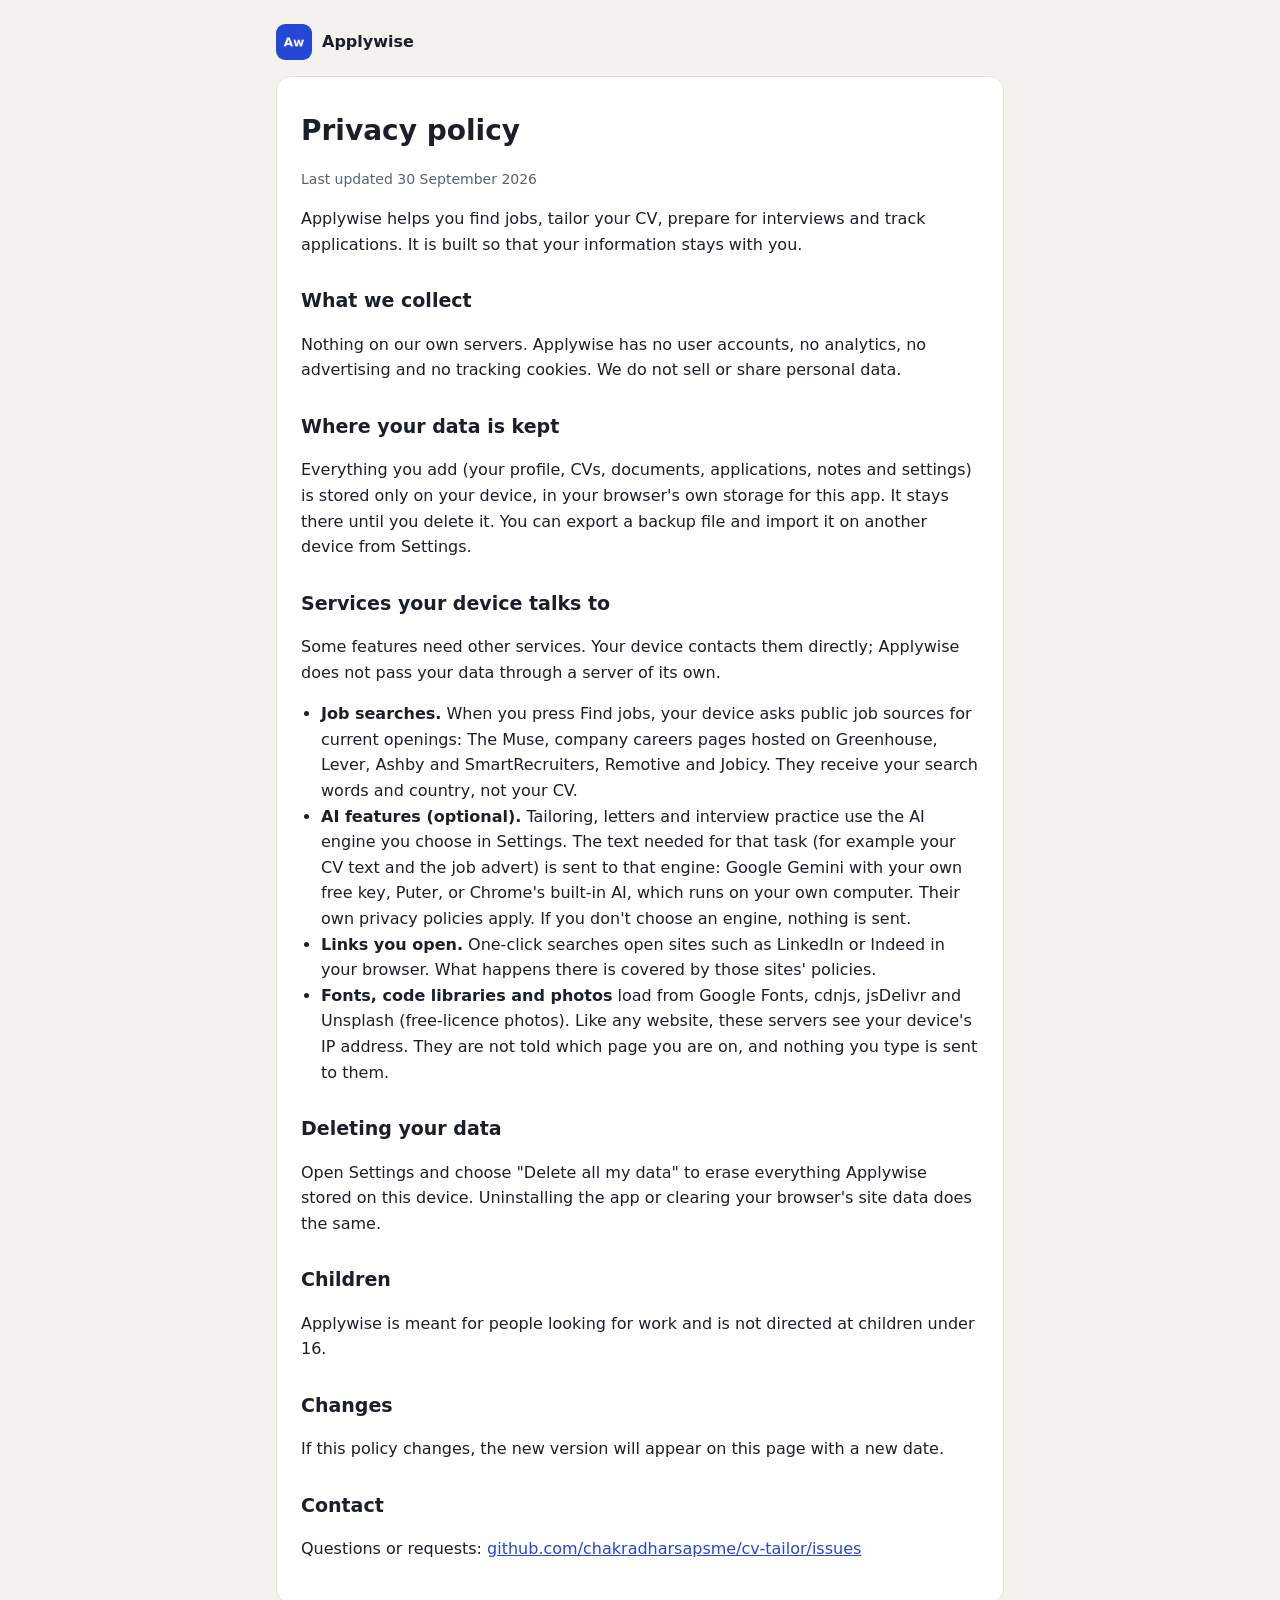
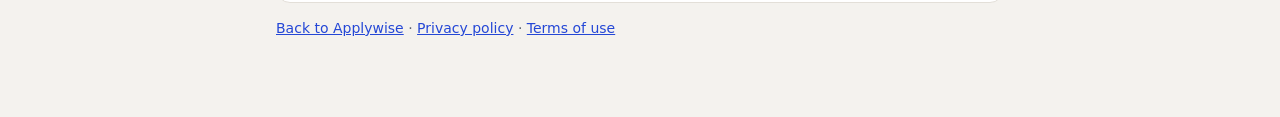
<file: privacy.html>
<!doctype html>
<html lang="en-GB">
<head>
<meta charset="utf-8">
<meta name="viewport" content="width=device-width,initial-scale=1">
<title>Privacy policy · Applywise</title>
<meta name="theme-color" content="#0F1729">
<link rel="icon" href="assets/icon-192.png">
<style>
:root{--bg:#F4F2EE;--card:#fff;--ink:#1B1F29;--muted:#5A6272;--line:#E3DFD8;--accent:#2447D6}
@media (prefers-color-scheme:dark){:root{--bg:#12151C;--card:#1B1F29;--ink:#ECEEF3;--muted:#A6ADBB;--line:#2C3240;--accent:#8FA6FF}}
*{box-sizing:border-box}body{margin:0;background:var(--bg);color:var(--ink);font:16px/1.6 system-ui,-apple-system,"Segoe UI",Roboto,sans-serif}
main{max-width:760px;margin:0 auto;padding:24px 16px 64px}.card{background:var(--card);border:1px solid var(--line);border-radius:14px;padding:24px}
h1{font-size:28px;margin:8px 0 4px}h2{font-size:19px;margin:28px 0 6px}p,li{color:var(--ink)}.muted{color:var(--muted);font-size:14px}
a{color:var(--accent)}header{display:flex;align-items:center;gap:10px;margin-bottom:16px}header img{width:36px;height:36px;border-radius:9px}
ul{padding-left:20px}
</style>
</head>
<body><main>
<header><img src="assets/icon-192.png" alt=""><strong>Applywise</strong></header>
<div class="card">
<h1>Privacy policy</h1>
<p class="muted">Last updated 30 September 2026</p>
<p>Applywise helps you find jobs, tailor your CV, prepare for interviews and track applications. It is built so that your information stays with you.</p>

<h2>What we collect</h2>
<p>Nothing on our own servers. Applywise has no user accounts, no analytics, no advertising and no tracking cookies. We do not sell or share personal data.</p>

<h2>Where your data is kept</h2>
<p>Everything you add (your profile, CVs, documents, applications, notes and settings) is stored only on your device, in your browser's own storage for this app. It stays there until you delete it. You can export a backup file and import it on another device from Settings.</p>

<h2>Services your device talks to</h2>
<p>Some features need other services. Your device contacts them directly; Applywise does not pass your data through a server of its own.</p>
<ul>
<li><strong>Job searches.</strong> When you press Find jobs, your device asks public job sources for current openings: The Muse, company careers pages hosted on Greenhouse, Lever, Ashby and SmartRecruiters, Remotive and Jobicy. They receive your search words and country, not your CV.</li>
<li><strong>AI features (optional).</strong> Tailoring, letters and interview practice use the AI engine you choose in Settings. The text needed for that task (for example your CV text and the job advert) is sent to that engine: Google Gemini with your own free key, Puter, or Chrome's built-in AI, which runs on your own computer. Their own privacy policies apply. If you don't choose an engine, nothing is sent.</li>
<li><strong>Links you open.</strong> One-click searches open sites such as LinkedIn or Indeed in your browser. What happens there is covered by those sites' policies.</li>
<li><strong>Fonts, code libraries and photos</strong> load from Google Fonts, cdnjs, jsDelivr and Unsplash (free-licence photos). Like any website, these servers see your device's IP address. They are not told which page you are on, and nothing you type is sent to them.</li>
</ul>

<h2>Deleting your data</h2>
<p>Open Settings and choose "Delete all my data" to erase everything Applywise stored on this device. Uninstalling the app or clearing your browser's site data does the same.</p>

<h2>Children</h2>
<p>Applywise is meant for people looking for work and is not directed at children under 16.</p>

<h2>Changes</h2>
<p>If this policy changes, the new version will appear on this page with a new date.</p>

<h2>Contact</h2>
<p>Questions or requests: <a href="https://github.com/chakradharsapsme/cv-tailor/issues">github.com/chakradharsapsme/cv-tailor/issues</a></p>
</div>
<p class="muted"><a href="./#/dashboard">Back to Applywise</a> · <a href="privacy.html">Privacy policy</a> · <a href="terms.html">Terms of use</a></p>
</main></body></html>
</file>
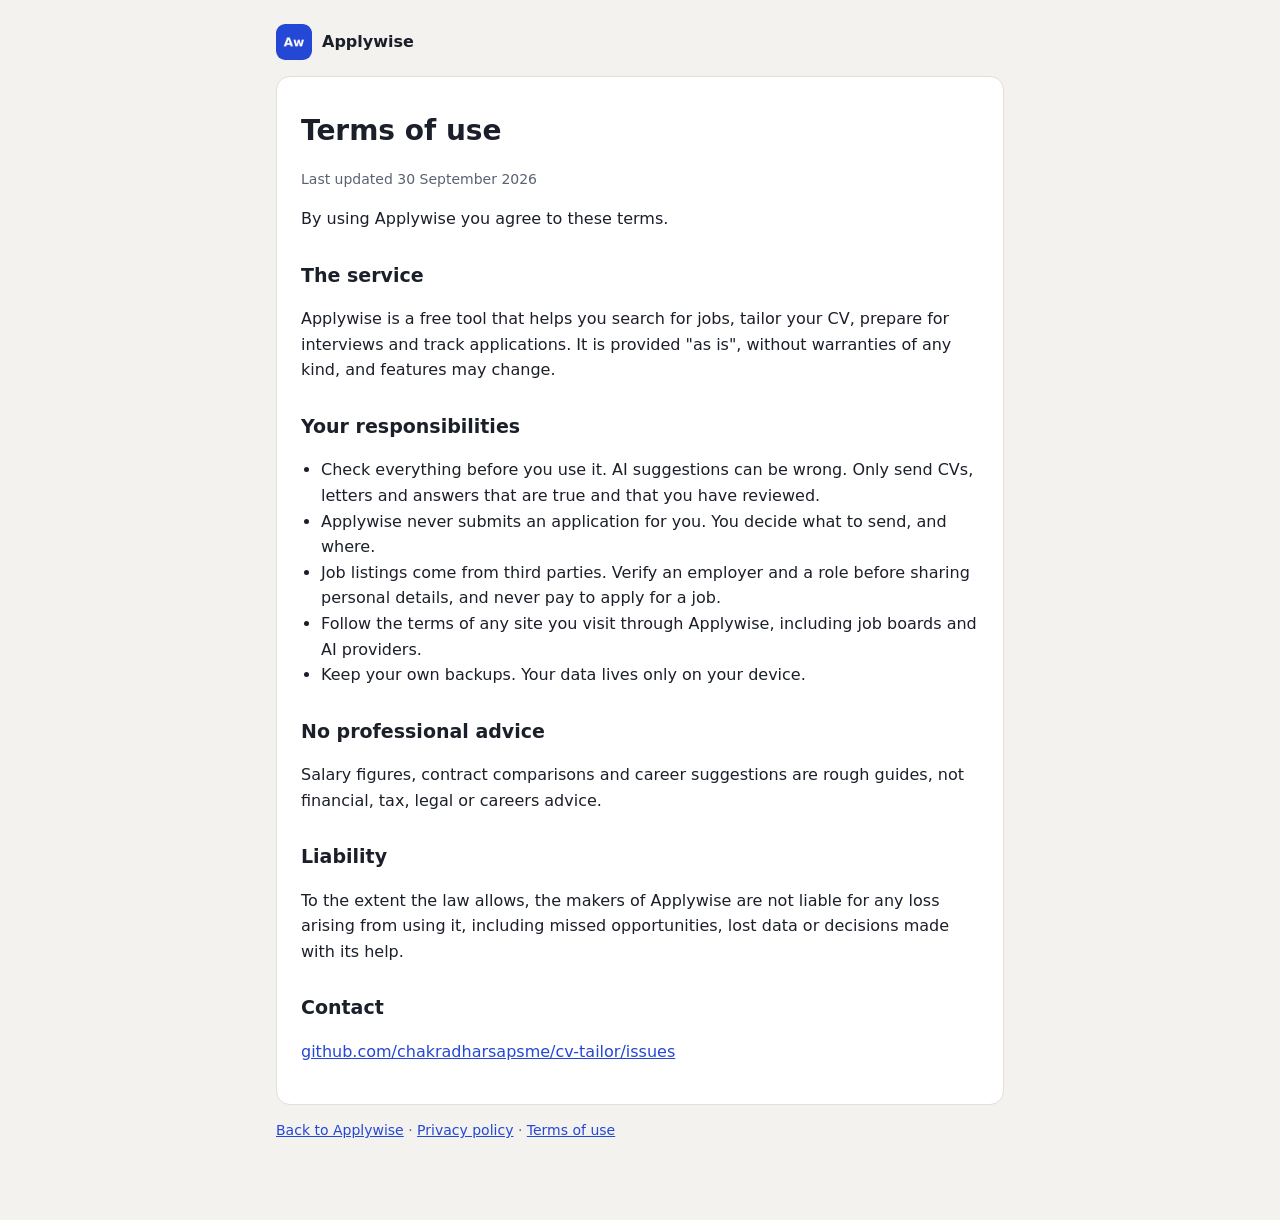
<file: terms.html>
<!doctype html>
<html lang="en-GB">
<head>
<meta charset="utf-8">
<meta name="viewport" content="width=device-width,initial-scale=1">
<title>Terms of use · Applywise</title>
<meta name="theme-color" content="#0F1729">
<link rel="icon" href="assets/icon-192.png">
<style>
:root{--bg:#F4F2EE;--card:#fff;--ink:#1B1F29;--muted:#5A6272;--line:#E3DFD8;--accent:#2447D6}
@media (prefers-color-scheme:dark){:root{--bg:#12151C;--card:#1B1F29;--ink:#ECEEF3;--muted:#A6ADBB;--line:#2C3240;--accent:#8FA6FF}}
*{box-sizing:border-box}body{margin:0;background:var(--bg);color:var(--ink);font:16px/1.6 system-ui,-apple-system,"Segoe UI",Roboto,sans-serif}
main{max-width:760px;margin:0 auto;padding:24px 16px 64px}.card{background:var(--card);border:1px solid var(--line);border-radius:14px;padding:24px}
h1{font-size:28px;margin:8px 0 4px}h2{font-size:19px;margin:28px 0 6px}p,li{color:var(--ink)}.muted{color:var(--muted);font-size:14px}
a{color:var(--accent)}header{display:flex;align-items:center;gap:10px;margin-bottom:16px}header img{width:36px;height:36px;border-radius:9px}
ul{padding-left:20px}
</style>
</head>
<body><main>
<header><img src="assets/icon-192.png" alt=""><strong>Applywise</strong></header>
<div class="card">
<h1>Terms of use</h1>
<p class="muted">Last updated 30 September 2026</p>
<p>By using Applywise you agree to these terms.</p>

<h2>The service</h2>
<p>Applywise is a free tool that helps you search for jobs, tailor your CV, prepare for interviews and track applications. It is provided "as is", without warranties of any kind, and features may change.</p>

<h2>Your responsibilities</h2>
<ul>
<li>Check everything before you use it. AI suggestions can be wrong. Only send CVs, letters and answers that are true and that you have reviewed.</li>
<li>Applywise never submits an application for you. You decide what to send, and where.</li>
<li>Job listings come from third parties. Verify an employer and a role before sharing personal details, and never pay to apply for a job.</li>
<li>Follow the terms of any site you visit through Applywise, including job boards and AI providers.</li>
<li>Keep your own backups. Your data lives only on your device.</li>
</ul>

<h2>No professional advice</h2>
<p>Salary figures, contract comparisons and career suggestions are rough guides, not financial, tax, legal or careers advice.</p>

<h2>Liability</h2>
<p>To the extent the law allows, the makers of Applywise are not liable for any loss arising from using it, including missed opportunities, lost data or decisions made with its help.</p>

<h2>Contact</h2>
<p><a href="https://github.com/chakradharsapsme/cv-tailor/issues">github.com/chakradharsapsme/cv-tailor/issues</a></p>
</div>
<p class="muted"><a href="./#/dashboard">Back to Applywise</a> · <a href="privacy.html">Privacy policy</a> · <a href="terms.html">Terms of use</a></p>
</main></body></html>
</file>
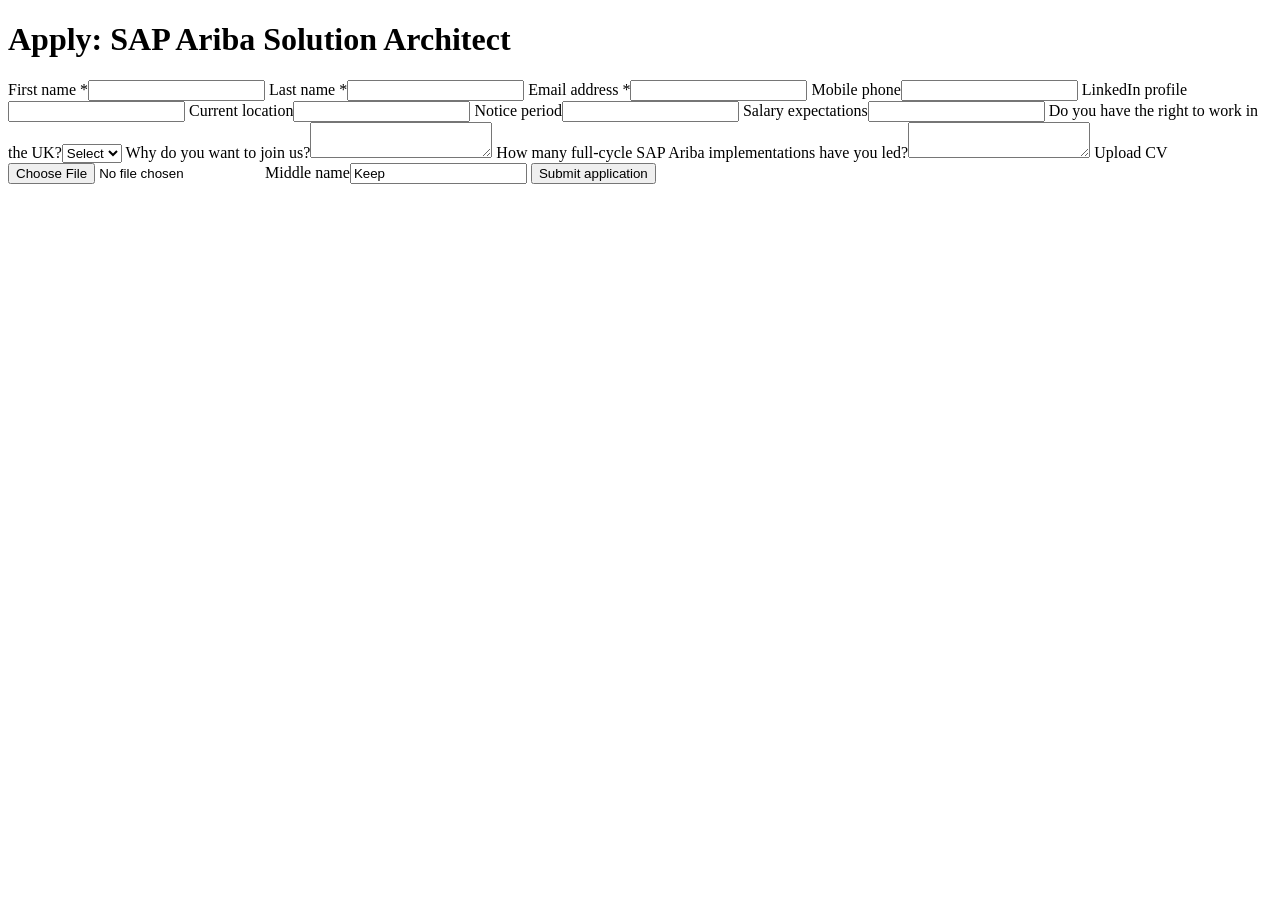
<file: tests/fixtures/form.html>
<!doctype html>
<html lang="en"><head><meta charset="utf-8"><title>Test application form</title></head>
<body>
<h1>Apply: SAP Ariba Solution Architect</h1>
<form id="f" onsubmit="event.preventDefault(); window.submitted = true;">
  <label for="fn">First name *</label><input id="fn" name="firstName" required>
  <label for="ln">Last name *</label><input id="ln" name="lastName" required>
  <label for="em">Email address *</label><input id="em" type="email" required>
  <label for="ph">Mobile phone</label><input id="ph" type="tel">
  <label for="li">LinkedIn profile</label><input id="li" type="url">
  <label for="city">Current location</label><input id="city">
  <label for="np">Notice period</label><input id="np">
  <label for="sal">Salary expectations</label><input id="sal">
  <label for="rtw">Do you have the right to work in the UK?</label><select id="rtw"><option value="">Select</option><option value="y">Yes</option><option value="n">No</option></select>
  <label for="why">Why do you want to join us?</label><textarea id="why"></textarea>
  <label for="q1">How many full-cycle SAP Ariba implementations have you led?</label><textarea id="q1" required></textarea>
  <label for="cv">Upload CV</label><input id="cv" type="file">
  <label for="pre">Middle name</label><input id="pre" value="Keep">
  <button type="submit">Submit application</button>
</form>
</body></html>
</file>
